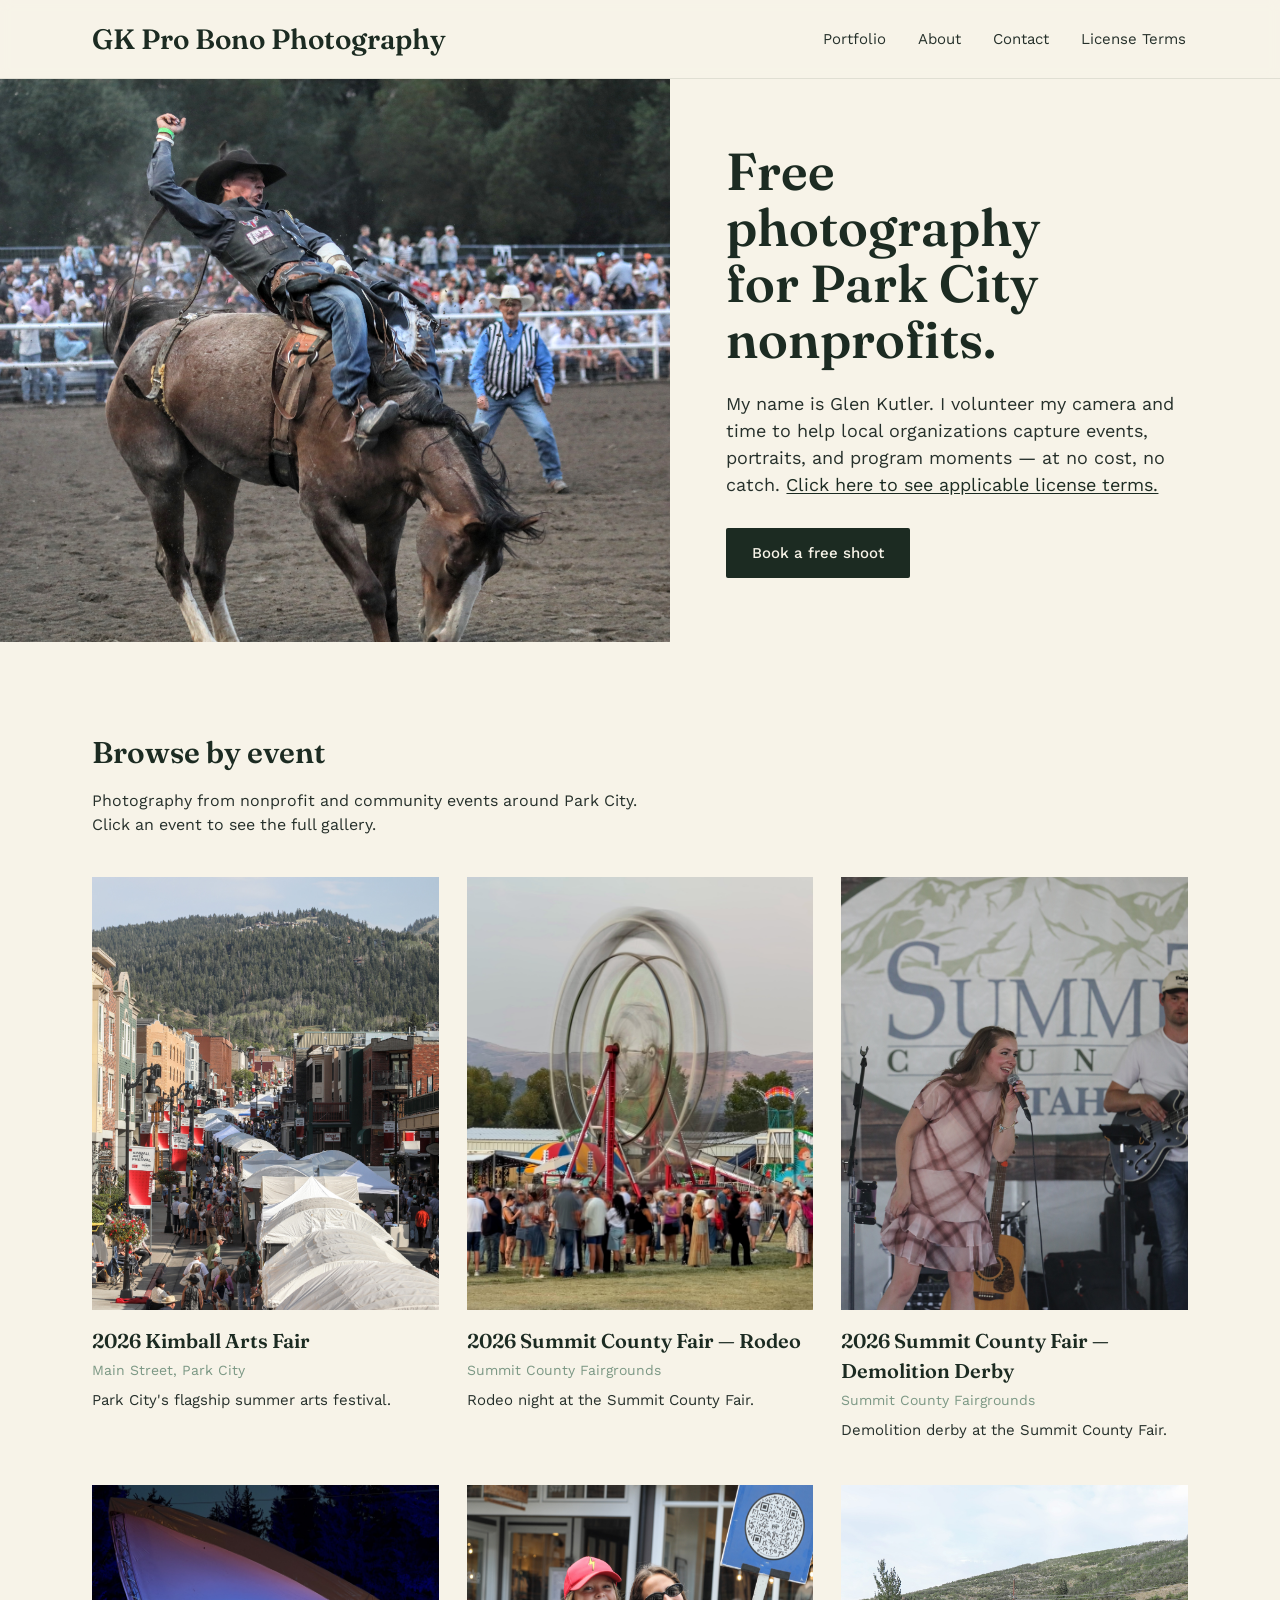
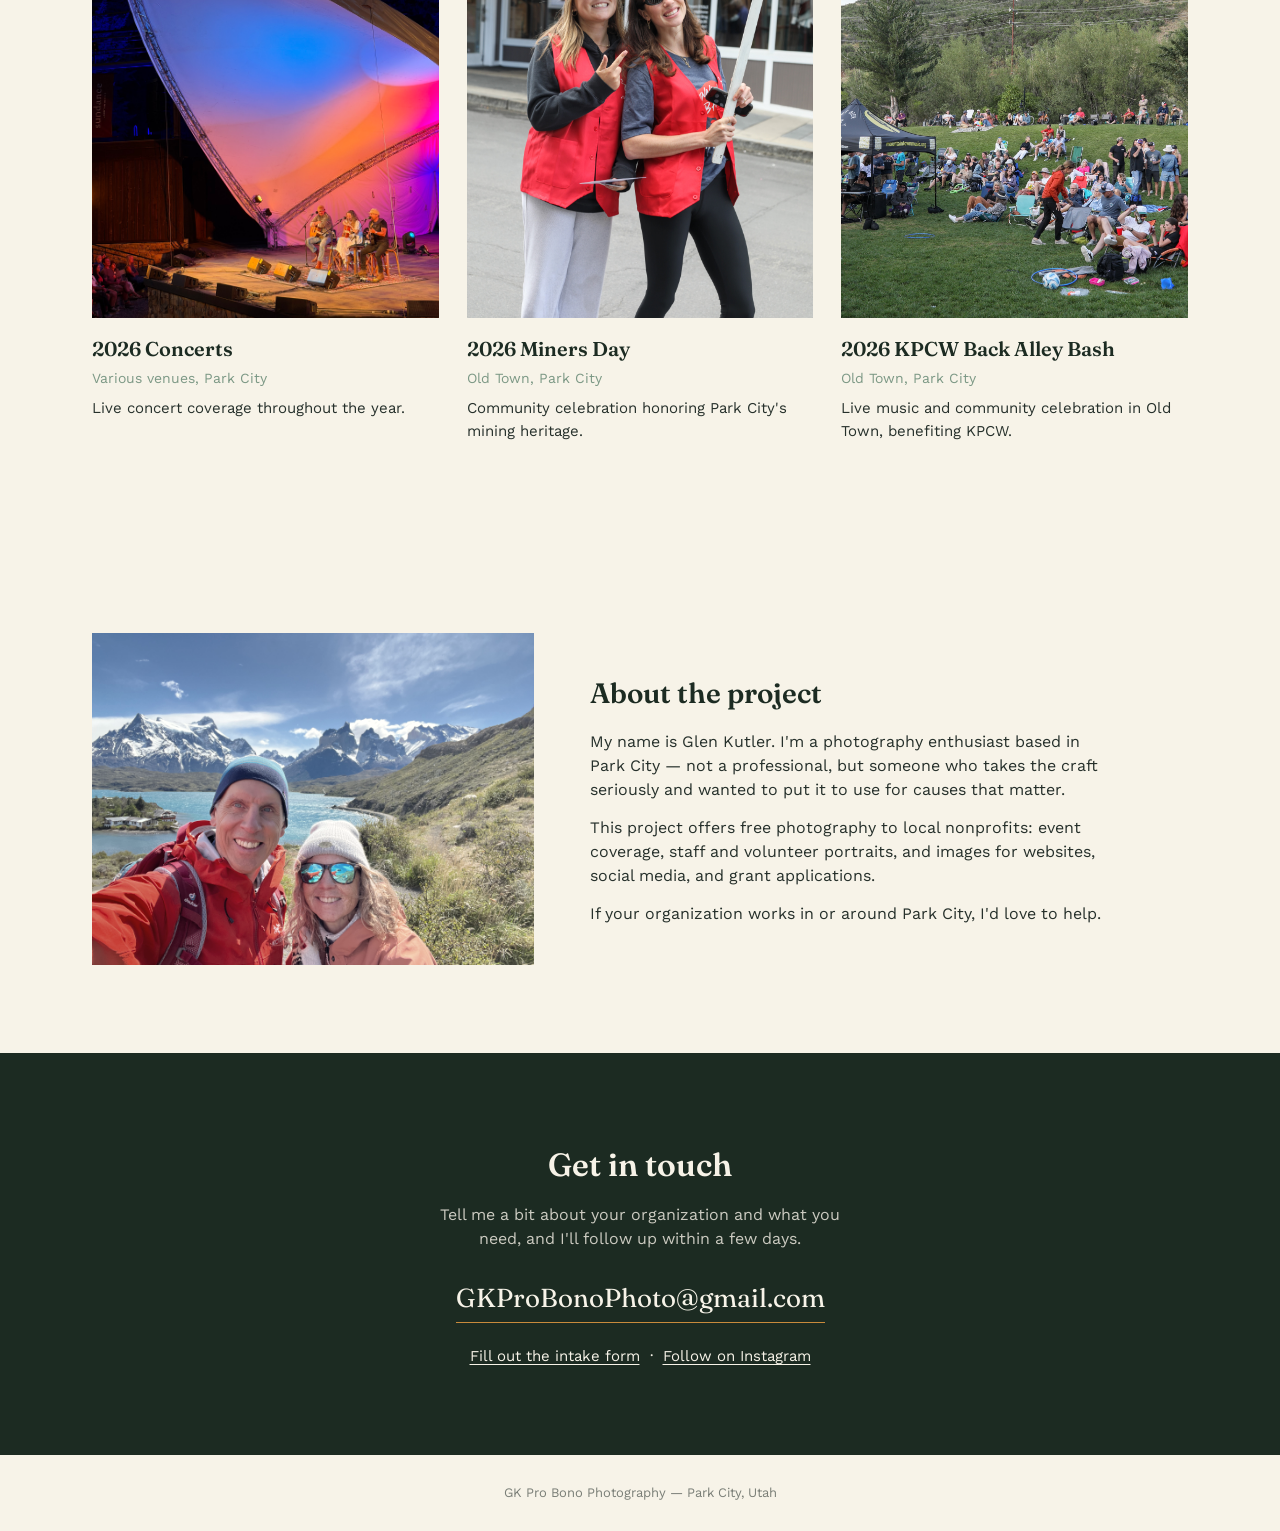
<file: index.html>
<!DOCTYPE html>
<html lang="en">
<head>
<meta charset="UTF-8">
<meta name="viewport" content="width=device-width, initial-scale=1.0">
<title>GK Pro Bono Photography — Free Photography for Park City Nonprofits</title>
<meta name="description" content="Free photography for nonprofits in the Park City, Utah area. Events, portraits, and program photos.">
<link rel="preconnect" href="https://fonts.googleapis.com">
<link rel="preconnect" href="https://fonts.gstatic.com" crossorigin>
<link href="https://fonts.googleapis.com/css2?family=Fraunces:opsz,wght@9..144,400;9..144,500;9..144,600&family=Work+Sans:wght@400;500;600&display=swap" rel="stylesheet">
<link rel="stylesheet" href="styles.css">
</head>
<body>

<header>
  <nav>
    <a class="brand" href="#top">GK Pro Bono Photography</a>
    <ul class="nav-links">
      <li><a href="#work">Portfolio</a></li>
      <li><a href="#about">About</a></li>
      <li><a href="#contact">Contact</a></li>
      <li><a href="license.html">License Terms</a></li>
    </ul>
  </nav>
</header>

<div id="top" class="hero">
  <div class="hero-photo">
    <img loading="lazy" src="images/01.JPG" alt="Photography by GK Pro Bono Photography">
  </div>
  <div class="hero-text">
    <h1>Free photography for Park City nonprofits.</h1>
    <p>My name is Glen Kutler.  I volunteer my camera and time to help local organizations capture events, portraits, and program moments — at no cost, no catch. <a href="license.html">Click here to see applicable license terms.</a></p>
    <a class="cta" href="#contact">Book a free shoot</a>
  </div>
</div>

<section id="work">
  <div class="wrap">
    <div class="section-head">
      <h2>Browse by event</h2>
      <p>Photography from nonprofit and community events around Park City. Click an event to see the full gallery.</p>
    </div>

    <div class="event-grid">

      <a class="event-card" href="events/kimball-arts-festival.html">
        <div class="cover"><img loading="lazy" src="photos/2026%20Kimball%20Arts%20Fair/01.JPG" alt="2026 Kimball Arts Fair"></div>
        <h3>2026 Kimball Arts Fair</h3>
        <div class="meta">Main Street, Park City</div>
        <p class="blurb">Park City's flagship summer arts festival.</p>
      </a>

      <a class="event-card" href="events/summit-county-fair-rodeo.html">
        <div class="cover"><img loading="lazy" src="photos/2026%20Summit%20County%20Fair%20Rodeo/01.jpg" alt="2026 Summit County Fair — Rodeo"></div>
        <h3>2026 Summit County Fair — Rodeo</h3>
        <div class="meta">Summit County Fairgrounds</div>
        <p class="blurb">Rodeo night at the Summit County Fair.</p>
      </a>

      <a class="event-card" href="events/summit-county-fair-demolition-derby.html">
        <div class="cover"><img loading="lazy" src="photos/2026%20Summit%20County%20Fair%20Demolition%20Derby/01.JPG" alt="2026 Summit County Fair — Demolition Derby"></div>
        <h3>2026 Summit County Fair — Demolition Derby</h3>
        <div class="meta">Summit County Fairgrounds</div>
        <p class="blurb">Demolition derby at the Summit County Fair.</p>
      </a>

      <a class="event-card" href="events/concerts.html">
        <div class="cover"><img loading="lazy" src="photos/2026%20Concerts/01.jpg" alt="2026 Concerts"></div>
        <h3>2026 Concerts</h3>
        <div class="meta">Various venues, Park City</div>
        <p class="blurb">Live concert coverage throughout the year.</p>
      </a>

      <a class="event-card" href="events/miners-day.html">
        <div class="cover"><img loading="lazy" src="photos/2026%20Miners%20Day/1.JPG" alt="2026 Miners Day"></div>
        <h3>2026 Miners Day</h3>
        <div class="meta">Old Town, Park City</div>
        <p class="blurb">Community celebration honoring Park City's mining heritage.</p>
      </a>

      <a class="event-card" href="events/kpcw-back-alley-bash.html">
        <div class="cover"><img loading="lazy" src="photos/2026%20KPCW%20Back%20Alley%20Bash/1.JPG" alt="2026 KPCW Back Alley Bash"></div>
        <h3>2026 KPCW Back Alley Bash</h3>
        <div class="meta">Old Town, Park City</div>
        <p class="blurb">Live music and community celebration in Old Town, benefiting KPCW.</p>
      </a>

    </div>
  </div>
</section>

<section id="about">
  <div class="wrap about">
    <img loading="lazy" src="images/02.JPG" alt="Portrait of the photographer">
    <div>
      <h2>About the project</h2>
      <p>My name is Glen Kutler.  I'm a photography enthusiast based in Park City — not a professional, but someone who takes the craft seriously and wanted to put it to use for causes that matter.</p>
      <p>This project offers free photography to local nonprofits: event coverage, staff and volunteer portraits, and images for websites, social media, and grant applications.</p>
      <p>If your organization works in or around Park City, I'd love to help.</p>
    </div>
  </div>
</section>

<section class="contact" id="contact">
  <div class="wrap">
    <h2>Get in touch</h2>
    <p>Tell me a bit about your organization and what you need, and I'll follow up within a few days.</p>
    <a class="contact-email" href="mailto:GKProBonoPhoto@gmail.com">GKProBonoPhoto@gmail.com</a>
    <div class="contact-links">
      <a href="https://docs.google.com/forms/d/e/1FAIpQLSe0gmen3IkSkU572sEEAeWcc7safGqCuDMhDufIkUpdl5Gmcw/viewform?usp=dialog" target="_blank" rel="noopener">Fill out the intake form</a>
      &nbsp;·&nbsp;
      <a href="https://www.instagram.com/gkprobonophoto/" target="_blank" rel="noopener">Follow on Instagram</a>
    </div>
  </div>
</section>

<footer>
  GK Pro Bono Photography — Park City, Utah
</footer>

</body>
</html>
</file>
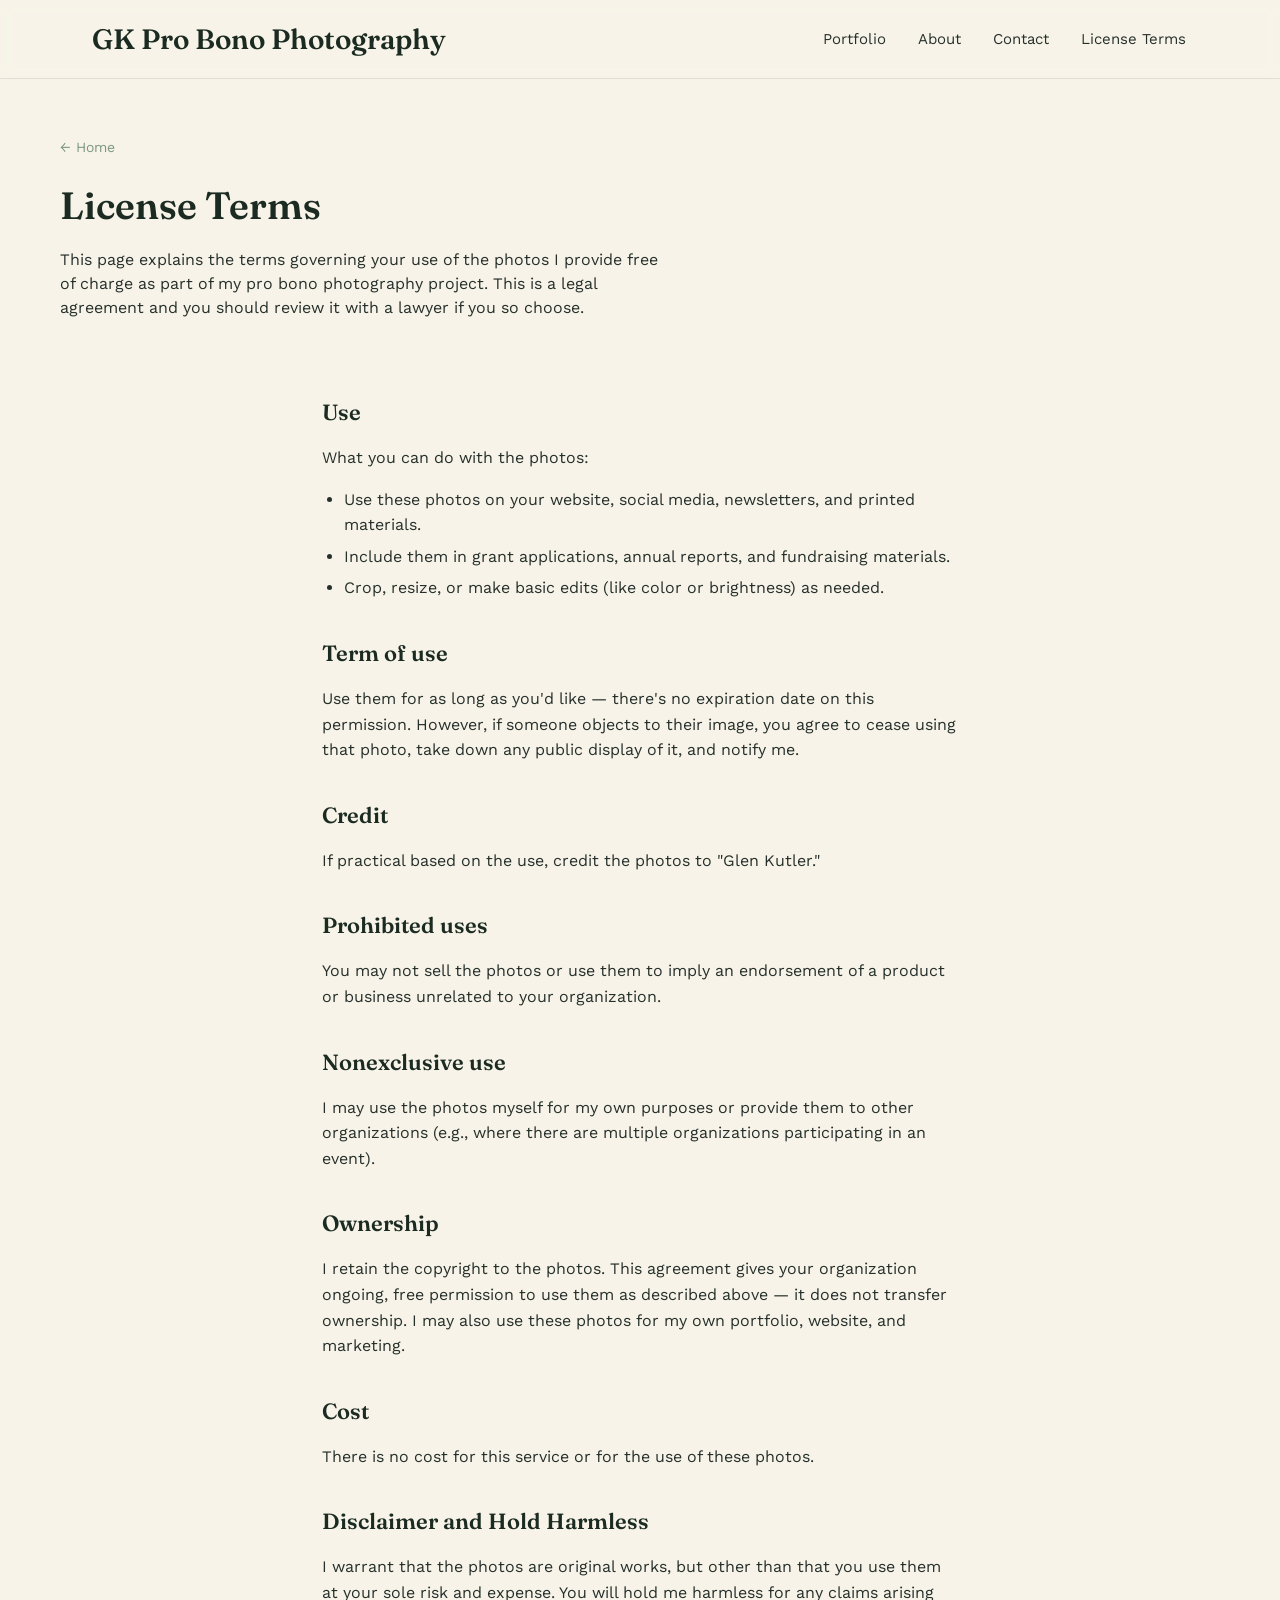
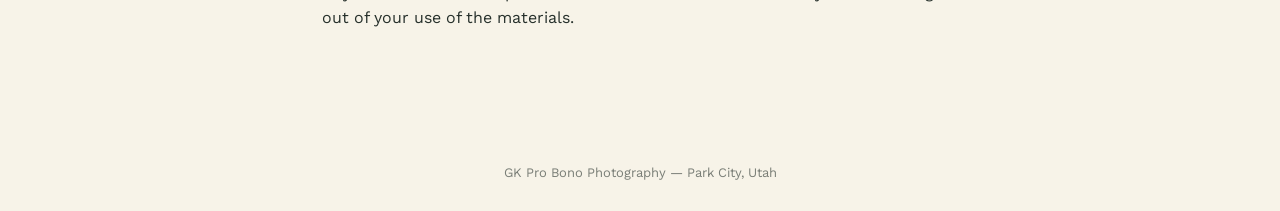
<file: license.html>
<!DOCTYPE html>
<html lang="en">
<head>
<meta charset="UTF-8">
<meta name="viewport" content="width=device-width, initial-scale=1.0">
<title>License Terms — GK Pro Bono Photography</title>
<link rel="preconnect" href="https://fonts.googleapis.com">
<link rel="preconnect" href="https://fonts.gstatic.com" crossorigin>
<link href="https://fonts.googleapis.com/css2?family=Fraunces:opsz,wght@9..144,400;9..144,500;9..144,600&family=Work+Sans:wght@400;500;600&display=swap" rel="stylesheet">
<link rel="stylesheet" href="styles.css">
<style>
  .license-body h2{
    font-size:22px;
    margin-top:36px;
    margin-bottom:10px;
  }
  .license-body p, .license-body li{
    font-size:16px;
    line-height:1.6;
    color:var(--charcoal);
  }
  .license-body ul{
    margin:0 0 16px;
    padding-left:22px;
  }
  .license-body li{margin-bottom:6px;}
  .license-body{
    max-width:70ch;
  }
  .license-intro{
    font-size:16px;
    color:var(--sage);
    margin-bottom:8px;
  }
</style>
</head>
<body>

<header>
  <nav>
    <a class="brand" href="index.html">GK Pro Bono Photography</a>
    <ul class="nav-links">
      <li><a href="index.html#work">Portfolio</a></li>
      <li><a href="index.html#about">About</a></li>
      <li><a href="index.html#contact">Contact</a></li>
      <li><a href="license.html">License Terms</a></li>
    </ul>
  </nav>
</header>

<div class="wrap page-header">
  <a class="back-link" href="index.html">&larr; Home</a>
  <h1>License Terms</h1>
  <p>This page explains the terms governing your use of the photos I provide free of charge as part of my pro bono photography project. This is a legal agreement and you should review it with a lawyer if you so choose.</p>
</div>

<section style="padding-top:0;">
  <div class="wrap license-body">

    <h2>Use</h2>
    <p>What you can do with the photos:</p>
    <ul>
      <li>Use these photos on your website, social media, newsletters, and printed materials.</li>
      <li>Include them in grant applications, annual reports, and fundraising materials.</li>
      <li>Crop, resize, or make basic edits (like color or brightness) as needed.</li>
    </ul>

    <h2>Term of use</h2>
    <p>Use them for as long as you'd like — there's no expiration date on this permission. However, if someone objects to their image, you agree to cease using that photo, take down any public display of it, and notify me.</p>

    <h2>Credit</h2>
    <p>If practical based on the use, credit the photos to "Glen Kutler."</p>

    <h2>Prohibited uses</h2>
    <p>You may not sell the photos or use them to imply an endorsement of a product or business unrelated to your organization.</p>

    <h2>Nonexclusive use</h2>
    <p>I may use the photos myself for my own purposes or provide them to other organizations (e.g., where there are multiple organizations participating in an event).</p>

    <h2>Ownership</h2>
    <p>I retain the copyright to the photos. This agreement gives your organization ongoing, free permission to use them as described above — it does not transfer ownership. I may also use these photos for my own portfolio, website, and marketing.</p>

    <h2>Cost</h2>
    <p>There is no cost for this service or for the use of these photos.</p>

    <h2>Disclaimer and Hold Harmless</h2>
    <p>I warrant that the photos are original works, but other than that you use them at your sole risk and expense. You will hold me harmless for any claims arising out of your use of the materials.</p>

  </div>
</section>

<footer>
  GK Pro Bono Photography — Park City, Utah
</footer>

</body>
</html>
</file>
<file: styles.css>
:root{
  --ink:#1C2B22;
  --plum:#2B2140;
  --gold:#C98A3B;
  --paper:#F7F3E8;
  --sage:#7C9885;
  --charcoal:#26302B;
}
*{box-sizing:border-box;}
html{scroll-behavior:smooth;}
body{
  margin:0;
  background:var(--paper);
  color:var(--charcoal);
  font-family:'Work Sans', sans-serif;
  line-height:1.5;
}
h1,h2,h3{
  font-family:'Fraunces', serif;
  margin:0;
  font-weight:600;
  color:var(--ink);
}
a{color:inherit;}
img{max-width:100%; display:block;}
.wrap{
  max-width:1160px;
  margin:0 auto;
  padding:0 32px;
}
a:focus-visible, button:focus-visible{
  outline:2px solid var(--gold);
  outline-offset:3px;
}

/* Nav */
header{
  position:sticky; top:0; z-index:40;
  background:rgba(247,243,232,0.92);
  backdrop-filter:blur(6px);
  border-bottom:1px solid rgba(28,43,34,0.1);
}
nav{
  display:flex; align-items:center; justify-content:space-between;
  padding:18px 32px;
  max-width:1160px; margin:0 auto;
}
.brand{
  font-family:'Fraunces', serif;
  font-size:28px;
  font-weight:600;
  color:var(--ink);
  text-decoration:none;
}
.nav-links{
  display:flex; gap:28px;
  list-style:none; margin:0; padding:0;
}
.nav-links a{
  text-decoration:none;
  font-size:15px;
  color:var(--charcoal);
  padding:4px 2px;
  border-bottom:1px solid transparent;
  transition:border-color .2s ease;
}
.nav-links a:hover{border-color:var(--gold);}

/* Hero (homepage) */
.hero{
  display:grid;
  grid-template-columns:1.1fr 1fr;
  align-items:stretch;
  min-height:560px;
}
.hero-photo{
  position:relative;
  overflow:hidden;
  background:var(--ink);
}
.hero-photo img{
  width:100%; height:100%;
  object-fit:cover;
}
.hero-text{
  display:flex; flex-direction:column; justify-content:center;
  padding:64px 56px;
}
.hero-text h1{
  font-size:clamp(34px, 4.2vw, 52px);
  line-height:1.08;
  max-width:11ch;
}
.hero-text p{
  margin:22px 0 0;
  font-size:18px;
  color:var(--charcoal);
  max-width:42ch;
}
.hero-text p a{
  text-decoration:underline;
  text-underline-offset:2px;
  color:var(--ink);
}
.cta{
  display:inline-block;
  margin-top:30px;
  align-self:flex-start;
  background:var(--ink);
  color:var(--paper);
  text-decoration:none;
  padding:14px 26px;
  border-radius:2px;
  font-size:15px;
  font-weight:500;
  transition:background .2s ease;
}
.cta:hover{background:var(--plum);}

/* Simple sub-page header (event pages) */
.page-header{
  padding:56px 0 40px;
}
.page-header .back-link{
  display:inline-block;
  font-size:14px;
  color:var(--sage);
  text-decoration:none;
  margin-bottom:18px;
  border-bottom:1px solid transparent;
}
.page-header .back-link:hover{border-color:var(--sage);}
.page-header h1{font-size:38px;}
.page-header p{
  margin:14px 0 0;
  font-size:16px;
  max-width:60ch;
  color:var(--charcoal);
}

/* Sections */
section{padding:88px 0;}
.section-head{max-width:56ch; margin-bottom:40px;}
.section-head h2{font-size:30px;}
.section-head p{margin:14px 0 0; color:var(--charcoal); font-size:16px;}

/* Event tiles (homepage) */
.event-grid{
  display:grid;
  grid-template-columns:repeat(auto-fit, minmax(260px, 1fr));
  gap:28px;
}
.event-card{
  text-decoration:none;
  color:inherit;
  display:block;
}
.event-card .cover{
  overflow:hidden;
  aspect-ratio:4/5;
  background:var(--ink);
}
.event-card .cover img{
  width:100%; height:100%; object-fit:cover;
  transition:transform .5s ease;
}
.event-card:hover .cover img{transform:scale(1.05);}
.event-card h3{
  font-size:20px;
  margin-top:16px;
}
.event-card .meta{
  font-size:14px;
  color:var(--sage);
  margin-top:4px;
}
.event-card p.blurb{
  font-size:15px;
  margin-top:8px;
  color:var(--charcoal);
}

/* Masonry gallery (event pages) */
.gallery{
  column-count:3;
  column-gap:18px;
}
.gallery figure{
  margin:0 0 18px;
  break-inside:avoid;
  position:relative;
  overflow:hidden;
  cursor:pointer;
  background:var(--ink);
}
.gallery img{
  width:100%; display:block;
  transition:transform .5s ease;
}
.gallery figure:hover img{transform:scale(1.04);}
.gallery figcaption{
  position:absolute; left:0; right:0; bottom:0;
  padding:14px 16px;
  font-size:14px;
  color:var(--paper);
  background:linear-gradient(to top, rgba(28,43,34,0.85), rgba(28,43,34,0));
  opacity:0;
  transition:opacity .3s ease;
}
.gallery figure:hover figcaption{opacity:1;}

/* About */
.about{
  display:grid;
  grid-template-columns:0.85fr 1.15fr;
  gap:56px;
  align-items:center;
}
.about img{width:100%; filter:grayscale(30%) sepia(8%);}
.about h2{font-size:28px;}
.about p{font-size:16px; max-width:52ch; margin:16px 0 0;}
.about p + p{margin-top:14px;}

/* Contact band */
.contact{background:var(--ink); color:var(--paper);}
.contact .wrap{text-align:center;}
.contact h2{color:var(--paper); font-size:32px;}
.contact p{color:rgba(247,243,232,0.8); max-width:44ch; margin:14px auto 0; font-size:16px;}
.contact-email{
  display:inline-block;
  margin-top:28px;
  font-family:'Fraunces', serif;
  font-size:26px;
  color:var(--paper);
  text-decoration:none;
  border-bottom:1px solid var(--gold);
  padding-bottom:4px;
}
.contact-links{margin-top:22px; font-size:15px;}
.contact-links a{color:var(--paper); text-decoration:underline; text-underline-offset:3px;}

footer{
  padding:28px 0;
  text-align:center;
  font-size:13px;
  color:rgba(38,48,43,0.6);
}

/* Lightbox */
.lightbox{
  position:fixed; inset:0;
  background:rgba(20,15,25,0.92);
  display:none;
  align-items:center; justify-content:center;
  z-index:100;
  padding:40px;
}
.lightbox.open{display:flex;}
.lightbox img{
  max-width:100%; max-height:82vh;
  box-shadow:0 20px 60px rgba(0,0,0,0.5);
}
.lightbox-caption{
  position:absolute;
  bottom:36px; left:0; right:0;
  text-align:center;
  color:var(--paper);
  font-size:14px;
}
.lightbox-close{
  position:absolute; top:24px; right:32px;
  background:none; border:none;
  color:var(--paper);
  font-size:32px;
  line-height:1;
  cursor:pointer;
}
.lightbox-arrow{
  position:absolute; top:50%;
  transform:translateY(-50%);
  background:rgba(247,243,232,0.12);
  border:none;
  color:var(--paper);
  font-size:28px;
  line-height:1;
  width:52px; height:52px;
  border-radius:50%;
  cursor:pointer;
  display:flex; align-items:center; justify-content:center;
  transition:background .2s ease;
}
.lightbox-arrow:hover{background:rgba(247,243,232,0.25);}
.lightbox-prev{left:20px;}
.lightbox-next{right:20px;}
@media (max-width:600px){
  .lightbox-arrow{width:42px; height:42px; font-size:22px;}
  .lightbox-prev{left:8px;}
  .lightbox-next{right:8px;}
}

/* Responsive */
@media (max-width:860px){
  .hero{grid-template-columns:1fr; min-height:auto;}
  .hero-photo{height:340px;}
  .hero-text{padding:44px 28px;}
  .about{grid-template-columns:1fr;}
  .gallery{column-count:2;}
  .event-grid{grid-template-columns:repeat(2,1fr);}
  nav{padding:16px 20px;}
  .nav-links{gap:16px; font-size:14px;}
  .wrap{padding:0 20px;}
}
@media (max-width:520px){
  .gallery{column-count:1;}
  .event-grid{grid-template-columns:1fr;}
  .nav-links{display:none;}
}
@media (prefers-reduced-motion: reduce){
  *{transition:none !important; scroll-behavior:auto !important;}
}
</file>
